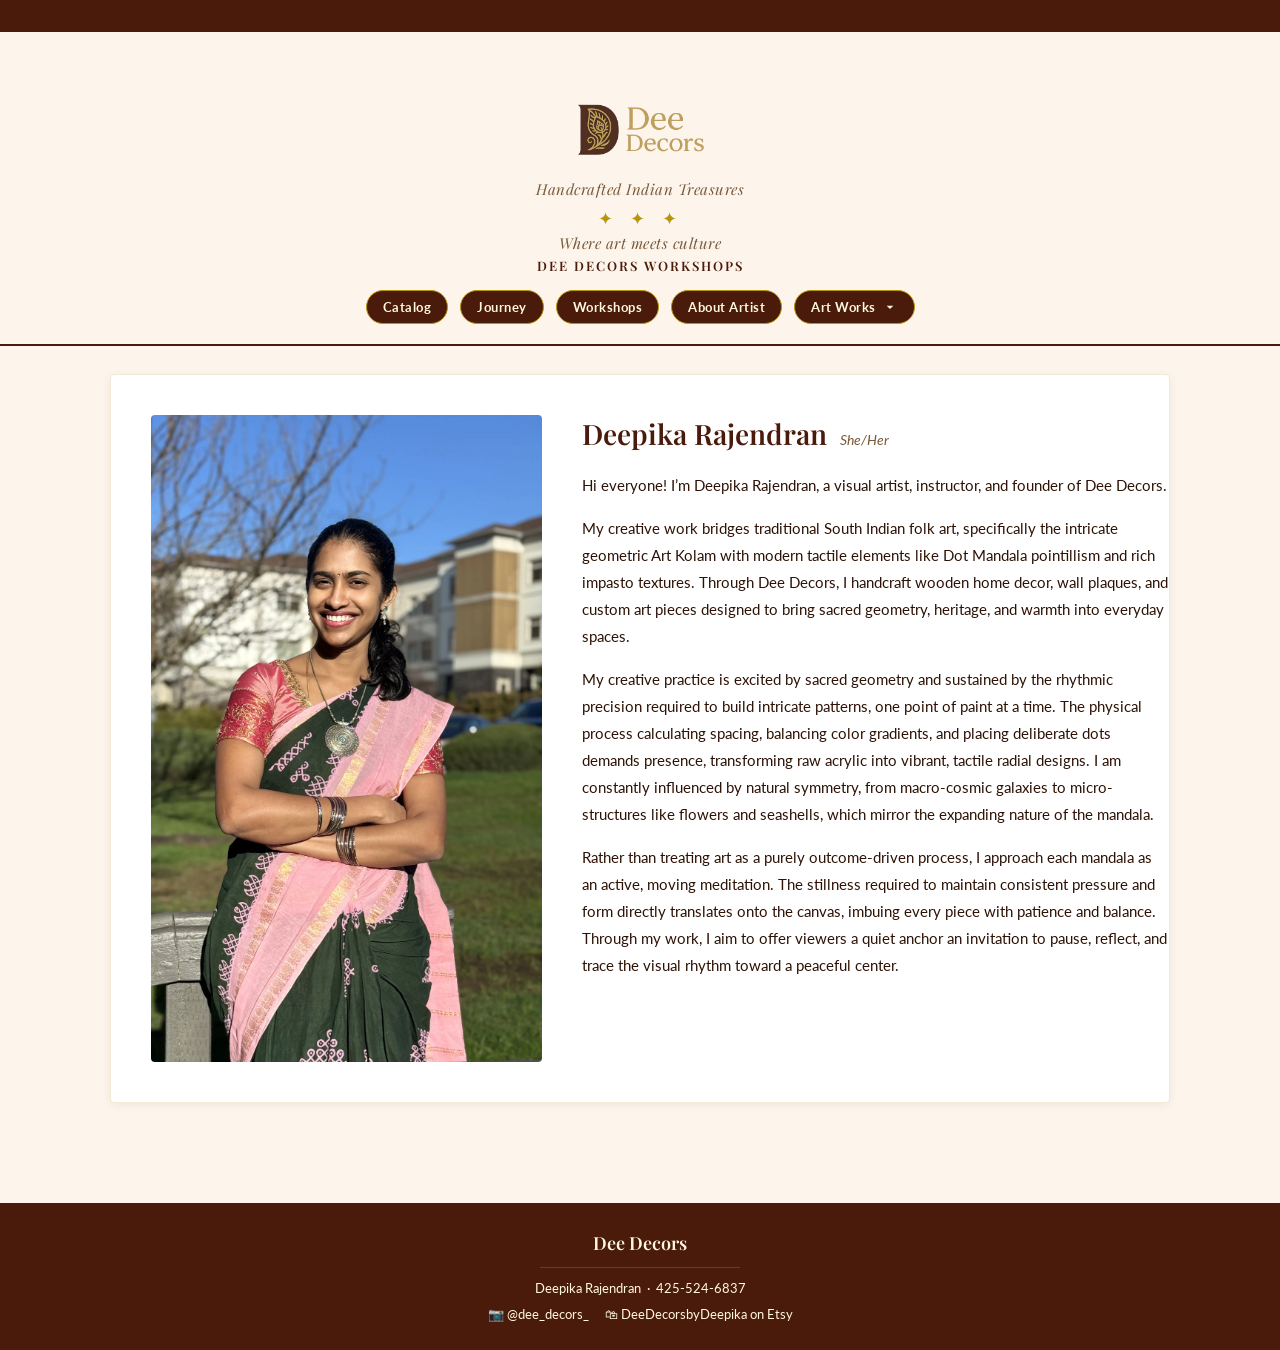
<file: about-artist.html>
<!doctype html>
<html lang="en">
  <head>
    <meta charset="UTF-8" />
    <meta name="viewport" content="width=device-width, initial-scale=1.0" />
    <title>About the Artist | Dee Decors</title>
    <link
      href="https://fonts.googleapis.com/css2?family=Playfair+Display:ital,wght@0,400;0,600;1,400&family=Lato:wght@300;400;700&display=swap"
      rel="stylesheet"
    />
    <style>
      /* ── PALETTE ─────────────────────────────── */
      :root {
        --brown: #4a1a0a;
        --gold: #b8960c;
        --gold2: #d4a826;
        --cream: #fdf5ec;
        --cream2: #f5e8d4;
        --red-accent: #8c2030;
        --text: #2d1205;
        --muted: #7a5a3a;
      }

      * {
        box-sizing: border-box;
        margin: 0;
        padding: 0;
      }
      body {
        font-family: "Lato", sans-serif;
        background-color: var(--cream);
        color: var(--text);
        min-height: 100vh;
      }

      /* ── KOLAM BORDER SVG ────────────────────── */
      .kolam-top {
        width: 100%;
        height: 32px;
        background:
          repeating-linear-gradient(
            90deg,
            var(--brown) 0,
            var(--brown) 2px,
            transparent 2px,
            transparent 28px
          ),
          linear-gradient(var(--brown), var(--brown));
        background-size:
          30px 2px,
          100% 2px;
        background-position:
          0 15px,
          0 0;
        border-top: 2px solid var(--brown);
        margin-bottom: 0;
        position: relative;
        overflow: hidden;
      }
      .kolam-top::before {
        content: "";
        position: absolute;
        inset: 0;
        background: repeating-linear-gradient(
          90deg,
          transparent 0 10px,
          var(--brown) 10px 12px,
          transparent 12px 22px,
          var(--brown) 22px 24px,
          transparent 24px 30px
        );
        top: 8px;
        height: 2px;
      }

      /* ── HEADER ──────────────────────────────── */
      header {
        background: var(--cream);
        border-bottom: 2px solid var(--brown);
        padding: 24px 20px 20px;
        text-align: center;
        position: relative;
      }
      .header-border {
        height: 6px;
        background: repeating-linear-gradient(
          90deg,
          var(--brown) 0 14px,
          var(--gold) 14px 20px,
          var(--brown) 20px 34px,
          transparent 34px 40px
        );
        margin-bottom: 20px;
      }
      header img.logo {
        height: 150px;
        margin-bottom: -30px;
      }
      header .tagline {
        font-family: "Playfair Display", serif;
        font-style: italic;
        color: var(--muted);
        font-size: 15px;
        margin-bottom: 4px;
        letter-spacing: 0.5px;
      }
      header .subtitle {
        font-family: "Playfair Display", serif;
        font-weight: 600;
        color: var(--brown);
        font-size: 13px;
        letter-spacing: 2px;
        text-transform: uppercase;
      }
      .header-ornament {
        color: var(--gold);
        font-size: 18px;
        margin: 8px 0 4px;
        letter-spacing: 6px;
      }

      /* ── TOP NAVIGATION ──────────────────────── */
      .top-nav {
        margin-top: 16px;
        display: flex;
        justify-content: center;
        gap: 12px;
        flex-wrap: wrap;
      }
      .top-nav a {
        text-decoration: none;
        color: #fff8e1;
        background: var(--brown);
        padding: 8px 16px;
        border-radius: 20px;
        border: 1px solid var(--gold);
        font-size: 13px;
        font-weight: 700;
        letter-spacing: 0.5px;
        transition: all 0.15s;
      }
      .top-nav a:hover {
        background: var(--red-accent);
        border-color: var(--gold2);
      }

      /* ── NAVIGATION BUTTONS ──────────────────── */
      .nav-button {
        text-decoration: none;
        color: #fff8e1;
        background: var(--brown);
        padding: 8px 16px;
        border-radius: 20px;
        border: 1px solid var(--gold);
        font-size: 13px;
        font-weight: 700;
        letter-spacing: 0.5px;
        cursor: pointer;
        transition: background 0.15s;
        font-family: "Lato", sans-serif;
        display: inline-flex;
        align-items: center;
        gap: 6px;
      }
      .nav-button:hover {
        background: var(--red-accent);
      }

      /* ── DROPDOWN CONTAINER ──────────────────– */
      .nav-dropdown-container {
        position: relative;
        display: inline-block;
      }

      /* Dropdown Menu */
      .nav-dropdown-menu {
        position: absolute;
        top: 100%;
        left: 0;
        background-color: var(--cream2);
        border: 1px solid var(--cream);
        border-radius: 4px;
        margin-top: 4px;
        min-width: 180px;
        opacity: 0;
        visibility: hidden;
        transform: translateY(-8px);
        transition:
          opacity 150ms ease-out,
          visibility 150ms ease-out,
          transform 150ms ease-out;
        z-index: 1000;
        box-shadow: 0 2px 8px rgba(74, 26, 10, 0.07);
      }

      .nav-dropdown-menu.open {
        opacity: 1;
        visibility: visible;
        transform: translateY(0);
      }

      /* Dropdown Items */
      .dropdown-item {
        display: block;
        padding: 12px 16px;
        color: var(--text);
        text-decoration: none;
        font-family: "Lato", sans-serif;
        font-size: 16px;
        transition: background-color 150ms ease-out;
        border-radius: 4px;
        margin: 4px;
      }

      .dropdown-item:hover {
        background-color: var(--gold2);
      }

      /* Dropdown Arrow Icon */
      .dropdown-arrow {
        transition: transform 150ms ease-out;
      }

      .nav-dropdown-container.active .dropdown-arrow {
        transform: rotate(180deg);
      }

      /* ── SECTION BADGE ──────────────────────── */
      .section-badge {
        display: inline-block;
        background: var(--red-accent);
        color: #fff8e1;
        font-family: "Playfair Display", serif;
        font-weight: 600;
        font-size: 13px;
        letter-spacing: 2px;
        text-transform: uppercase;
        padding: 6px 28px;
        border: 2px solid var(--gold);
        border-radius: 2px;
        position: relative;
        margin-bottom: 24px;
      }
      .section-badge::before,
      .section-badge::after {
        content: "✦";
        color: var(--gold);
        position: absolute;
        top: 50%;
        transform: translateY(-50%);
        font-size: 10px;
      }
      .section-badge::before {
        left: 8px;
      }
      .section-badge::after {
        right: 8px;
      }

      /* ── MAIN CONTENT ────────────────────────── */
      main {
        max-width: 1100px;
        margin: 0 auto;
        padding: 28px 20px 60px;
      }
      .section-header {
        text-align: center;
        margin-bottom: 24px;
      }
      .section-title {
        font-family: "Playfair Display", serif;
        color: var(--brown);
        font-size: 32px;
        margin-bottom: 8px;
      }
      .section-subtitle {
        color: var(--muted);
        font-size: 15px;
        margin-bottom: 24px;
      }

      /* ── WORKSHOP CARD ───────────────────────── */
      .card {
        background: #fff;
        border: 1px solid var(--cream2);
        border-radius: 4px;
        overflow: hidden;
        box-shadow: 0 2px 8px rgba(74, 26, 10, 0.07);
        margin-bottom: 24px;
        transition: all 0.2s ease;
        display: grid;
        grid-template-columns: 320px 1fr;
        gap: 24px;
      }
      .card:hover {
        transform: translateY(-2px);
        box-shadow: 0 8px 20px rgba(74, 26, 10, 0.12);
      }
      .card-top {
        height: 3px;
        background: linear-gradient(
          90deg,
          var(--brown),
          var(--gold),
          var(--brown)
        );
        grid-column: 1/-1;
      }
      .card-image {
        background: var(--cream2);
        min-height: 240px;
        display: flex;
        align-items: center;
        justify-content: center;
        color: var(--muted);
        font-size: 14px;
        font-weight: 500;
        text-align: center;
        padding: 20px;
      }
      .card-image img {
        width: 100%;
        height: 100%;
        object-fit: cover;
        display: block;
      }
      .card-content {
        padding: 20px;
      }
      .card h2 {
        font-family: "Playfair Display", serif;
        color: var(--brown);
        font-size: 22px;
        font-weight: 600;
        margin-bottom: 12px;
        line-height: 1.4;
      }
      .card p {
        font-size: 14px;
        color: var(--text);
        line-height: 1.6;
        margin-bottom: 12px;
      }
      .card p:last-of-type {
        margin-bottom: 16px;
      }

      /* ── BUTTONS ────────────────────────────── */
      .btn-primary {
        display: inline-block;
        text-align: center;
        padding: 10px 20px;
        background: var(--brown);
        color: #fff8e1;
        font-size: 12px;
        font-weight: 700;
        letter-spacing: 1px;
        text-transform: uppercase;
        text-decoration: none;
        border: 1.5px solid var(--brown);
        border-radius: 2px;
        cursor: pointer;
        transition: all 0.15s ease;
        font-family: "Lato", sans-serif;
      }
      .btn-primary:hover {
        background: var(--red-accent);
        border-color: var(--red-accent);
        transform: translateY(-1px);
      }

      /* ── UPCOMING SECTION ────────────────────── */
      .upcoming {
        background: #fff;
        border: 1px solid var(--cream2);
        border-radius: 4px;
        padding: 40px 30px;
        text-align: center;
        box-shadow: 0 2px 8px rgba(74, 26, 10, 0.07);
        margin-top: 24px;
      }
      .upcoming h2 {
        font-family: "Playfair Display", serif;
        color: var(--brown);
        font-size: 24px;
        font-weight: 600;
        margin-bottom: 12px;
      }
      .upcoming p {
        color: var(--muted);
        font-size: 14px;
        line-height: 1.6;
        margin-bottom: 12px;
      }
      .upcoming-top {
        height: 3px;
        background: linear-gradient(
          90deg,
          var(--brown),
          var(--gold),
          var(--brown)
        );
        margin-bottom: 30px;
      }

      /* ── ABOUT ARTIST SECTION ───────────────── */
      .about-artist-container {
        background: #fff;
        border: 1px solid var(--cream2);
        border-radius: 4px;
        padding: 40px;
        box-shadow: 0 2px 8px rgba(74, 26, 10, 0.07);
      }

      .artist-section {
        display: flex;
        gap: 40px;
        align-items: flex-start;
      }

      .artist-image {
        flex: 0 0 40%;
        background: var(--cream2);
        border-radius: 4px;
        overflow: hidden;
        display: flex;
        align-items: center;
        justify-content: center;
        min-height: 400px;
      }

      .artist-image img {
        width: 100%;
        height: 100%;
        object-fit: cover;
      }

      .artist-bio {
        flex: 0 0 60%;
      }

      .artist-name {
        font-family: "Playfair Display", serif;
        font-size: 28px;
        font-weight: 600;
        color: var(--brown);
        margin-bottom: 20px;
      }

      .artist-description {
        font-size: 15px;
        line-height: 1.8;
        color: var(--text);
        margin-bottom: 16px;
      }

      .artist-description p {
        margin-bottom: 16px;
      }

      /* ── FOOTER ──────────────────────────────── */
      footer {
        background: var(--brown);
        color: #fff8e1;
        text-align: center;
        padding: 28px 20px;
        font-size: 13px;
        margin-top: 40px;
      }
      footer a {
        color: #fff8e1;
        text-decoration: none;
        transition: color 0.15s;
      }
      footer a:hover {
        color: var(--gold);
      }
      .footer-name {
        font-family: "Playfair Display", serif;
        font-size: 18px;
        font-weight: 600;
        margin-bottom: 4px;
      }
      .footer-contact {
        margin: 8px 0;
        font-size: 13px;
      }
      .footer-links {
        display: flex;
        justify-content: center;
        gap: 16px;
        margin-top: 10px;
        flex-wrap: wrap;
      }
      footer .gold-line {
        height: 1px;
        background: var(--gold);
        opacity: 0.3;
        margin: 12px auto;
        max-width: 200px;
      }

      /* ── RESPONSIVE ──────────────────────────– */
      @media (max-width: 768px) {
        .card {
          grid-template-columns: 1fr;
        }
        .section-title {
          font-size: 24px;
        }
        .card h2 {
          font-size: 18px;
        }
        .artist-section {
          flex-direction: column;
          gap: 24px;
        }
        .artist-image, .artist-bio {
          flex: 1 1 100%;
        }
        .about-artist-container {
          padding: 20px;
        }
        .artist-name {
          font-size: 22px;
        }
        .artist-description {
          font-size: 14px;
        }
      }
          .artist-pronouns {
        font-family: "Lato", sans-serif;
        font-size: 0.5em;
        font-weight: 400;
        font-style: italic;
        color: var(--muted);
        margin-left: 6px;
        white-space: nowrap;
      }
    </style>
  </head>
  <body>
    <div class="kolam-top"></div>

    <header>
      <img
        class="logo"
        src="[data-uri]"
        alt="Dee Decors Logo"
        onerror="this.style.display = 'none'"
      />
      <p class="tagline">Handcrafted Indian Treasures</p>
      <div class="header-ornament">✦ ✦ ✦</div>
      <p class="tagline">Where art meets culture</p>
      <h1 class="subtitle">Dee Decors Workshops</h1>
      <div class="top-nav">
        <a href="./">Catalog</a>
        <a href="journey.html">Journey</a>
        <a href="workshops.html">Workshops</a>
        <a href="about-artist.html">About Artist</a>
        <div class="nav-dropdown-container">
          <button
            class="nav-button art-works-toggle"
            aria-label="Toggle Art Works menu"
          >
            Art Works
            <svg
              class="dropdown-arrow"
              viewBox="0 0 24 24"
              width="16"
              height="16"
            >
              <path d="M7 10l5 5 5-5z" fill="currentColor" />
            </svg>
          </button>

          <div class="nav-dropdown-menu" id="artWorksDropdown">
            <!-- <a href="traditional-arts.html" class="dropdown-item"
              >Traditional Arts</a
            >
            <a href="pointilism.html" class="dropdown-item">Pointilism</a> -->
            <a href="dot-mandala.html" class="dropdown-item">Dot Mandala</a>
          </div>
        </div>
      </div>
    </header>

    <main>
      <div class="about-artist-container">
        <div class="artist-section">
          <div class="artist-image">
            <img
              src="pics/deepikarajendran.webp"
              alt="Deepika Rajendran, Artist at Dee Decors"
            />
          </div>
          <div class="artist-bio">
            <h2 class="artist-name">
              Deepika Rajendran
              <span class="artist-pronouns">She/Her</span>
            </h2>
            <div class="artist-description">
              <p>
                Hi everyone! I’m Deepika Rajendran, a visual artist, instructor,
                and founder of Dee Decors.
              </p>
              <p>
                My creative work bridges traditional South Indian folk art,
                specifically the intricate geometric Art Kolam with modern
                tactile elements like Dot Mandala pointillism and rich impasto
                textures. Through Dee Decors, I handcraft wooden home decor,
                wall plaques, and custom art pieces designed to bring sacred
                geometry, heritage, and warmth into everyday spaces.
              </p>
              <p>
                My creative practice is excited by sacred geometry and sustained
                by the rhythmic precision required to build intricate patterns,
                one point of paint at a time. The physical process calculating
                spacing, balancing color gradients, and placing deliberate dots
                demands presence, transforming raw acrylic into vibrant, tactile
                radial designs. I am constantly influenced by natural symmetry,
                from macro-cosmic galaxies to micro-structures like flowers and
                seashells, which mirror the expanding nature of the mandala.
              </p>
              <p>
                Rather than treating art as a purely outcome-driven process, I
                approach each mandala as an active, moving meditation. The
                stillness required to maintain consistent pressure and form
                directly translates onto the canvas, imbuing every piece with
                patience and balance. Through my work, I aim to offer viewers a
                quiet anchor an invitation to pause, reflect, and trace the
                visual rhythm toward a peaceful center.
              </p>
            </div>
          </div>
        </div>
      </div>
    </main>

    <footer>
      <div class="footer-name">Dee Decors</div>
      <div class="gold-line"></div>
      <div class="footer-contact">
        Deepika Rajendran &nbsp;·&nbsp;
        <a href="tel:4255246837">425-524-6837</a>
      </div>
      <div class="footer-links">
        <a href="https://www.instagram.com/dee_decors_" target="_blank"
          >📷 @dee_decors_</a
        >
        <a href="https://www.etsy.com/shop/DeeDecorsbyDeepika" target="_blank"
          >🛍 DeeDecorsbyDeepika on Etsy</a
        >
      </div>
    </footer>
    <script src="js/navigation.js"></script>
  </body>
</html>
</file>
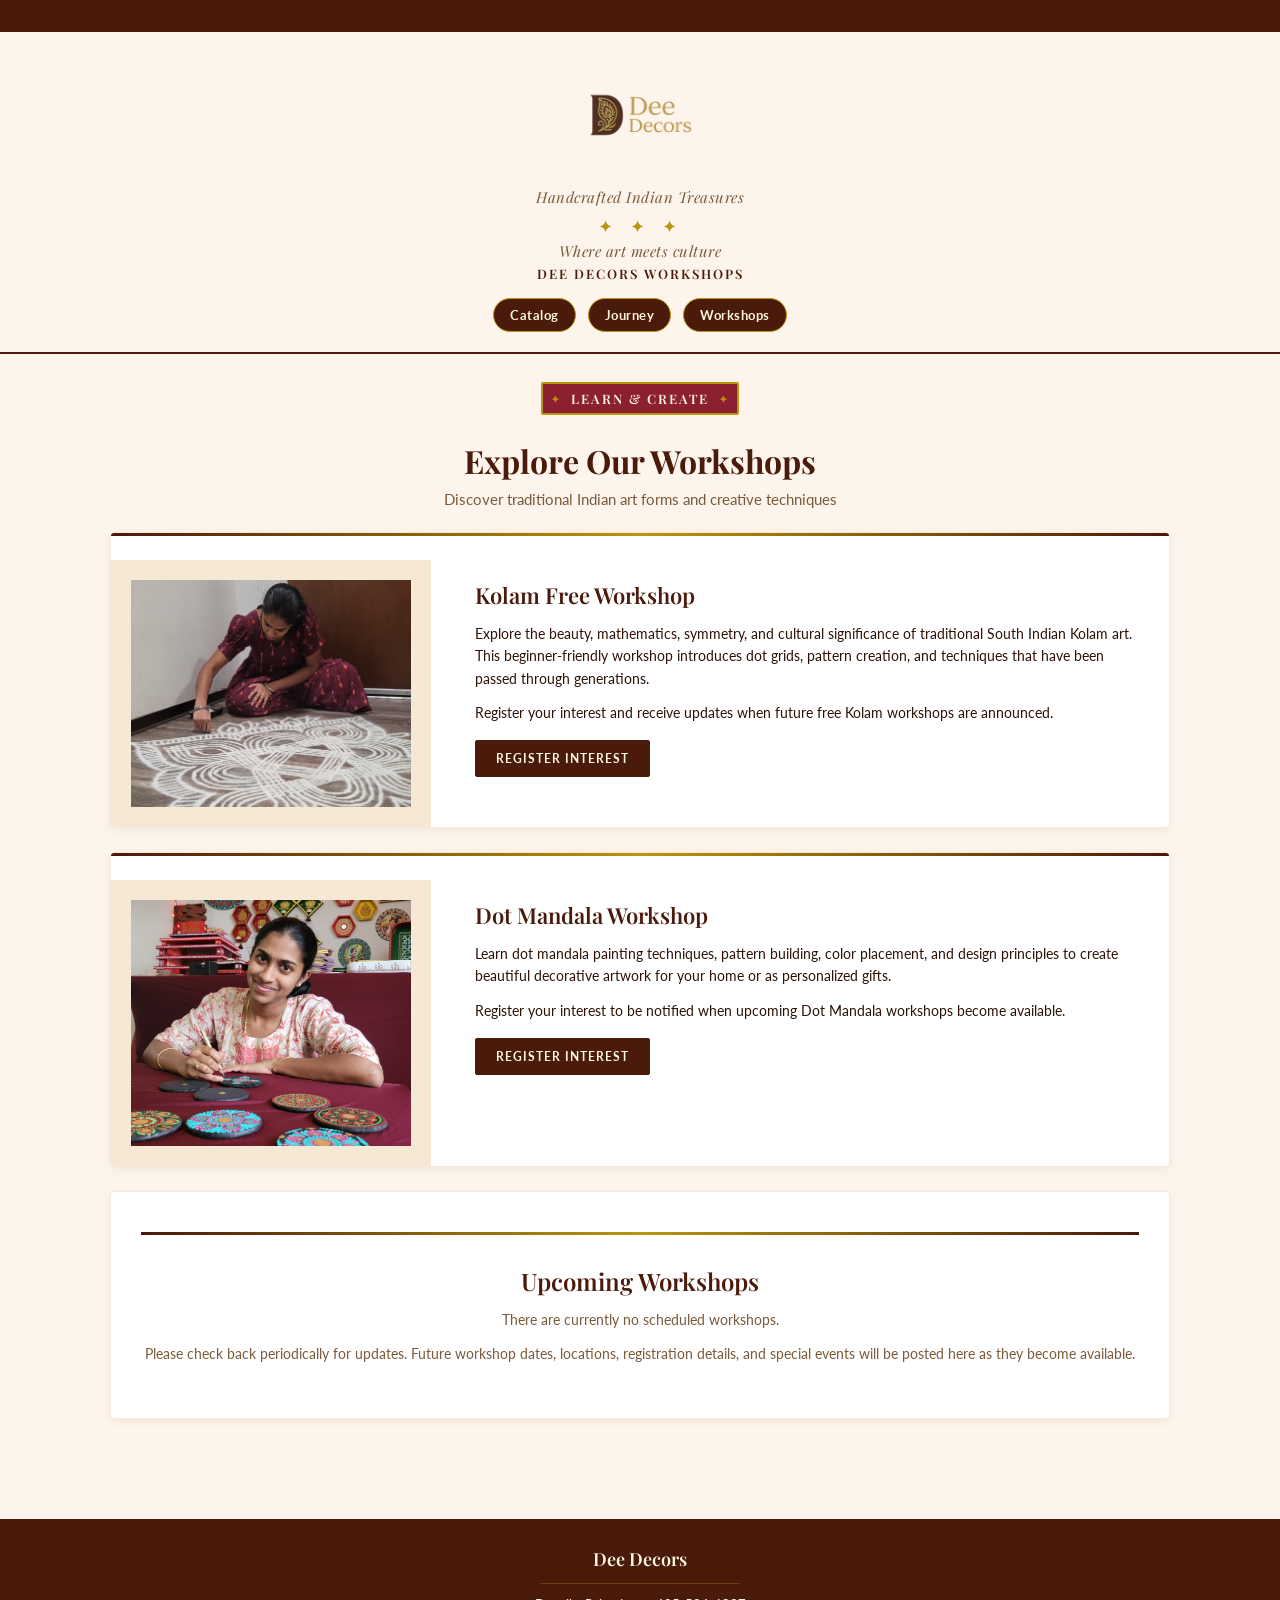
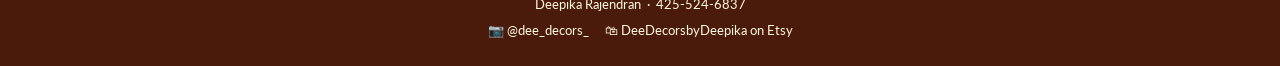
<file: dee_decors_workshops.html>
<!doctype html>
<html lang="en">
  <head>
    <meta charset="UTF-8" />
    <meta name="viewport" content="width=device-width, initial-scale=1.0" />
    <title>Dee Decors Workshops</title>
    <link
      href="https://fonts.googleapis.com/css2?family=Playfair+Display:ital,wght@0,400;0,600;1,400&family=Lato:wght@300;400;700&display=swap"
      rel="stylesheet"
    />
    <style>
      /* ── PALETTE ─────────────────────────────── */
      :root {
        --brown: #4a1a0a;
        --gold: #b8960c;
        --gold2: #d4a826;
        --cream: #fdf5ec;
        --cream2: #f5e8d4;
        --red-accent: #8c2030;
        --text: #2d1205;
        --muted: #7a5a3a;
      }

      * {
        box-sizing: border-box;
        margin: 0;
        padding: 0;
      }
      body {
        font-family: "Lato", sans-serif;
        background-color: var(--cream);
        color: var(--text);
        min-height: 100vh;
      }

      /* ── KOLAM BORDER SVG ────────────────────── */
      .kolam-top {
        width: 100%;
        height: 32px;
        background:
          repeating-linear-gradient(
            90deg,
            var(--brown) 0,
            var(--brown) 2px,
            transparent 2px,
            transparent 28px
          ),
          linear-gradient(var(--brown), var(--brown));
        background-size:
          30px 2px,
          100% 2px;
        background-position:
          0 15px,
          0 0;
        border-top: 2px solid var(--brown);
        margin-bottom: 0;
        position: relative;
        overflow: hidden;
      }
      .kolam-top::before {
        content: "";
        position: absolute;
        inset: 0;
        background: repeating-linear-gradient(
          90deg,
          transparent 0 10px,
          var(--brown) 10px 12px,
          transparent 12px 22px,
          var(--brown) 22px 24px,
          transparent 24px 30px
        );
        top: 8px;
        height: 2px;
      }

      /* ── HEADER ──────────────────────────────── */
      header {
        background: var(--cream);
        border-bottom: 2px solid var(--brown);
        padding: 24px 20px 20px;
        text-align: center;
        position: relative;
      }
      .header-border {
        height: 6px;
        background: repeating-linear-gradient(
          90deg,
          var(--brown) 0 14px,
          var(--gold) 14px 20px,
          var(--brown) 20px 34px,
          transparent 34px 40px
        );
        margin-bottom: 20px;
      }
      header img.logo {
        height: 120px;
        margin-bottom: 8px;
      }
      header .tagline {
        font-family: "Playfair Display", serif;
        font-style: italic;
        color: var(--muted);
        font-size: 15px;
        margin-bottom: 4px;
        letter-spacing: 0.5px;
      }
      header .subtitle {
        font-family: "Playfair Display", serif;
        font-weight: 600;
        color: var(--brown);
        font-size: 13px;
        letter-spacing: 2px;
        text-transform: uppercase;
      }
      .header-ornament {
        color: var(--gold);
        font-size: 18px;
        margin: 8px 0 4px;
        letter-spacing: 6px;
      }

      /* ── TOP NAVIGATION ──────────────────────── */
      .top-nav {
        margin-top: 16px;
        display: flex;
        justify-content: center;
        gap: 12px;
        flex-wrap: wrap;
      }
      .top-nav a {
        text-decoration: none;
        color: #fff8e1;
        background: var(--brown);
        padding: 8px 16px;
        border-radius: 20px;
        border: 1px solid var(--gold);
        font-size: 13px;
        font-weight: 700;
        letter-spacing: 0.5px;
        transition: all 0.15s;
      }
      .top-nav a:hover {
        background: var(--red-accent);
        border-color: var(--gold2);
      }

      /* ── SECTION BADGE ──────────────────────── */
      .section-badge {
        display: inline-block;
        background: var(--red-accent);
        color: #fff8e1;
        font-family: "Playfair Display", serif;
        font-weight: 600;
        font-size: 13px;
        letter-spacing: 2px;
        text-transform: uppercase;
        padding: 6px 28px;
        border: 2px solid var(--gold);
        border-radius: 2px;
        position: relative;
        margin-bottom: 24px;
      }
      .section-badge::before,
      .section-badge::after {
        content: "✦";
        color: var(--gold);
        position: absolute;
        top: 50%;
        transform: translateY(-50%);
        font-size: 10px;
      }
      .section-badge::before {
        left: 8px;
      }
      .section-badge::after {
        right: 8px;
      }

      /* ── MAIN CONTENT ────────────────────────── */
      main {
        max-width: 1100px;
        margin: 0 auto;
        padding: 28px 20px 60px;
      }
      .section-header {
        text-align: center;
        margin-bottom: 24px;
      }
      .section-title {
        font-family: "Playfair Display", serif;
        color: var(--brown);
        font-size: 32px;
        margin-bottom: 8px;
      }
      .section-subtitle {
        color: var(--muted);
        font-size: 15px;
        margin-bottom: 24px;
      }

      /* ── WORKSHOP CARD ───────────────────────── */
      .card {
        background: #fff;
        border: 1px solid var(--cream2);
        border-radius: 4px;
        overflow: hidden;
        box-shadow: 0 2px 8px rgba(74, 26, 10, 0.07);
        margin-bottom: 24px;
        transition: all 0.2s ease;
        display: grid;
        grid-template-columns: 320px 1fr;
        gap: 24px;
      }
      .card:hover {
        transform: translateY(-2px);
        box-shadow: 0 8px 20px rgba(74, 26, 10, 0.12);
      }
      .card-top {
        height: 3px;
        background: linear-gradient(
          90deg,
          var(--brown),
          var(--gold),
          var(--brown)
        );
        grid-column: 1/-1;
      }
      .card-image {
        background: var(--cream2);
        min-height: 240px;
        display: flex;
        align-items: center;
        justify-content: center;
        color: var(--muted);
        font-size: 14px;
        font-weight: 500;
        text-align: center;
        padding: 20px;
      }
      .card-image img {
        width: 100%;
        height: 100%;
        object-fit: cover;
        display: block;
      }
      .card-content {
        padding: 20px;
      }
      .card h2 {
        font-family: "Playfair Display", serif;
        color: var(--brown);
        font-size: 22px;
        font-weight: 600;
        margin-bottom: 12px;
        line-height: 1.4;
      }
      .card p {
        font-size: 14px;
        color: var(--text);
        line-height: 1.6;
        margin-bottom: 12px;
      }
      .card p:last-of-type {
        margin-bottom: 16px;
      }

      /* ── BUTTONS ────────────────────────────── */
      .btn-primary {
        display: inline-block;
        text-align: center;
        padding: 10px 20px;
        background: var(--brown);
        color: #fff8e1;
        font-size: 12px;
        font-weight: 700;
        letter-spacing: 1px;
        text-transform: uppercase;
        text-decoration: none;
        border: 1.5px solid var(--brown);
        border-radius: 2px;
        cursor: pointer;
        transition: all 0.15s ease;
        font-family: "Lato", sans-serif;
      }
      .btn-primary:hover {
        background: var(--red-accent);
        border-color: var(--red-accent);
        transform: translateY(-1px);
      }

      /* ── UPCOMING SECTION ────────────────────── */
      .upcoming {
        background: #fff;
        border: 1px solid var(--cream2);
        border-radius: 4px;
        padding: 40px 30px;
        text-align: center;
        box-shadow: 0 2px 8px rgba(74, 26, 10, 0.07);
        margin-top: 24px;
      }
      .upcoming h2 {
        font-family: "Playfair Display", serif;
        color: var(--brown);
        font-size: 24px;
        font-weight: 600;
        margin-bottom: 12px;
      }
      .upcoming p {
        color: var(--muted);
        font-size: 14px;
        line-height: 1.6;
        margin-bottom: 12px;
      }
      .upcoming-top {
        height: 3px;
        background: linear-gradient(
          90deg,
          var(--brown),
          var(--gold),
          var(--brown)
        );
        margin-bottom: 30px;
      }

      /* ── FOOTER ──────────────────────────────── */
      footer {
        background: var(--brown);
        color: #fff8e1;
        text-align: center;
        padding: 28px 20px;
        font-size: 13px;
        margin-top: 40px;
      }
      footer a {
        color: #fff8e1;
        text-decoration: none;
        transition: color 0.15s;
      }
      footer a:hover {
        color: var(--gold);
      }
      .footer-name {
        font-family: "Playfair Display", serif;
        font-size: 18px;
        font-weight: 600;
        margin-bottom: 4px;
      }
      .footer-contact {
        margin: 8px 0;
        font-size: 13px;
      }
      .footer-links {
        display: flex;
        justify-content: center;
        gap: 16px;
        margin-top: 10px;
        flex-wrap: wrap;
      }
      footer .gold-line {
        height: 1px;
        background: var(--gold);
        opacity: 0.3;
        margin: 12px auto;
        max-width: 200px;
      }

      /* ── RESPONSIVE ──────────────────────────– */
      @media (max-width: 768px) {
        .card {
          grid-template-columns: 1fr;
        }
        .section-title {
          font-size: 24px;
        }
        .card h2 {
          font-size: 18px;
        }
      }
    </style>
  </head>
  <body>
    <div class="kolam-top"></div>

    <header>
      <img
        class="logo"
        src="[data-uri]"
        alt="Dee Decors Logo"
        onerror="this.style.display = 'none'"
      />
      <p class="tagline">Handcrafted Indian Treasures</p>
      <div class="header-ornament">✦ ✦ ✦</div>
      <p class="tagline">Where art meets culture</p>
      <h1 class="subtitle">Dee Decors Workshops</h1>
      <div class="top-nav">
        <a href="dee_decors_catalog.html">Catalog</a>
        <a href="dee_decors_journey.html">Journey</a>
        <a href="dee_decors_workshops.html">Workshops</a>
      </div>
    </header>

    <main>
      <div class="section-header">
        <div class="section-badge">Learn & Create</div>
        <h2 class="section-title">Explore Our Workshops</h2>
        <p class="section-subtitle">
          Discover traditional Indian art forms and creative techniques
        </p>
      </div>

      <div class="card">
        <div class="card-top"></div>
        <div class="card-image">
          <img src="workshop/kolamdrawing.jpg" alt="Kolam Workshop" />
        </div>
        <div class="card-content">
          <h2>Kolam Free Workshop</h2>
          <p>
            Explore the beauty, mathematics, symmetry, and cultural significance
            of traditional South Indian Kolam art. This beginner-friendly
            workshop introduces dot grids, pattern creation, and techniques that
            have been passed through generations.
          </p>
          <p>
            Register your interest and receive updates when future free Kolam
            workshops are announced.
          </p>
          <a class="btn-primary" href="#">Register Interest</a>
        </div>
      </div>

      <div class="card">
        <div class="card-top"></div>
        <div class="card-image">
          <img src="workshop/mandaladrawing.jpg" alt="Dot Mandala Workshop" />
        </div>
        <div class="card-content">
          <h2>Dot Mandala Workshop</h2>
          <p>
            Learn dot mandala painting techniques, pattern building, color
            placement, and design principles to create beautiful decorative
            artwork for your home or as personalized gifts.
          </p>
          <p>
            Register your interest to be notified when upcoming Dot Mandala
            workshops become available.
          </p>
          <a class="btn-primary" href="#">Register Interest</a>
        </div>
      </div>

      <div class="upcoming">
        <div class="upcoming-top"></div>
        <h2>Upcoming Workshops</h2>
        <p>There are currently no scheduled workshops.</p>
        <p>
          Please check back periodically for updates. Future workshop dates,
          locations, registration details, and special events will be posted
          here as they become available.
        </p>
      </div>
    </main>

    <footer>
      <div class="footer-name">Dee Decors</div>
      <div class="gold-line"></div>
      <div class="footer-contact">
        Deepika Rajendran &nbsp;·&nbsp;
        <a href="tel:4255246837">425-524-6837</a>
      </div>
      <div class="footer-links">
        <a href="https://www.instagram.com/dee_decors_" target="_blank"
          >📷 @dee_decors_</a
        >
        <a href="https://www.etsy.com/shop/DeeDecorsbyDeepika" target="_blank"
          >🛍 DeeDecorsbyDeepika on Etsy</a
        >
      </div>
    </footer>
  </body>
</html>
</file>
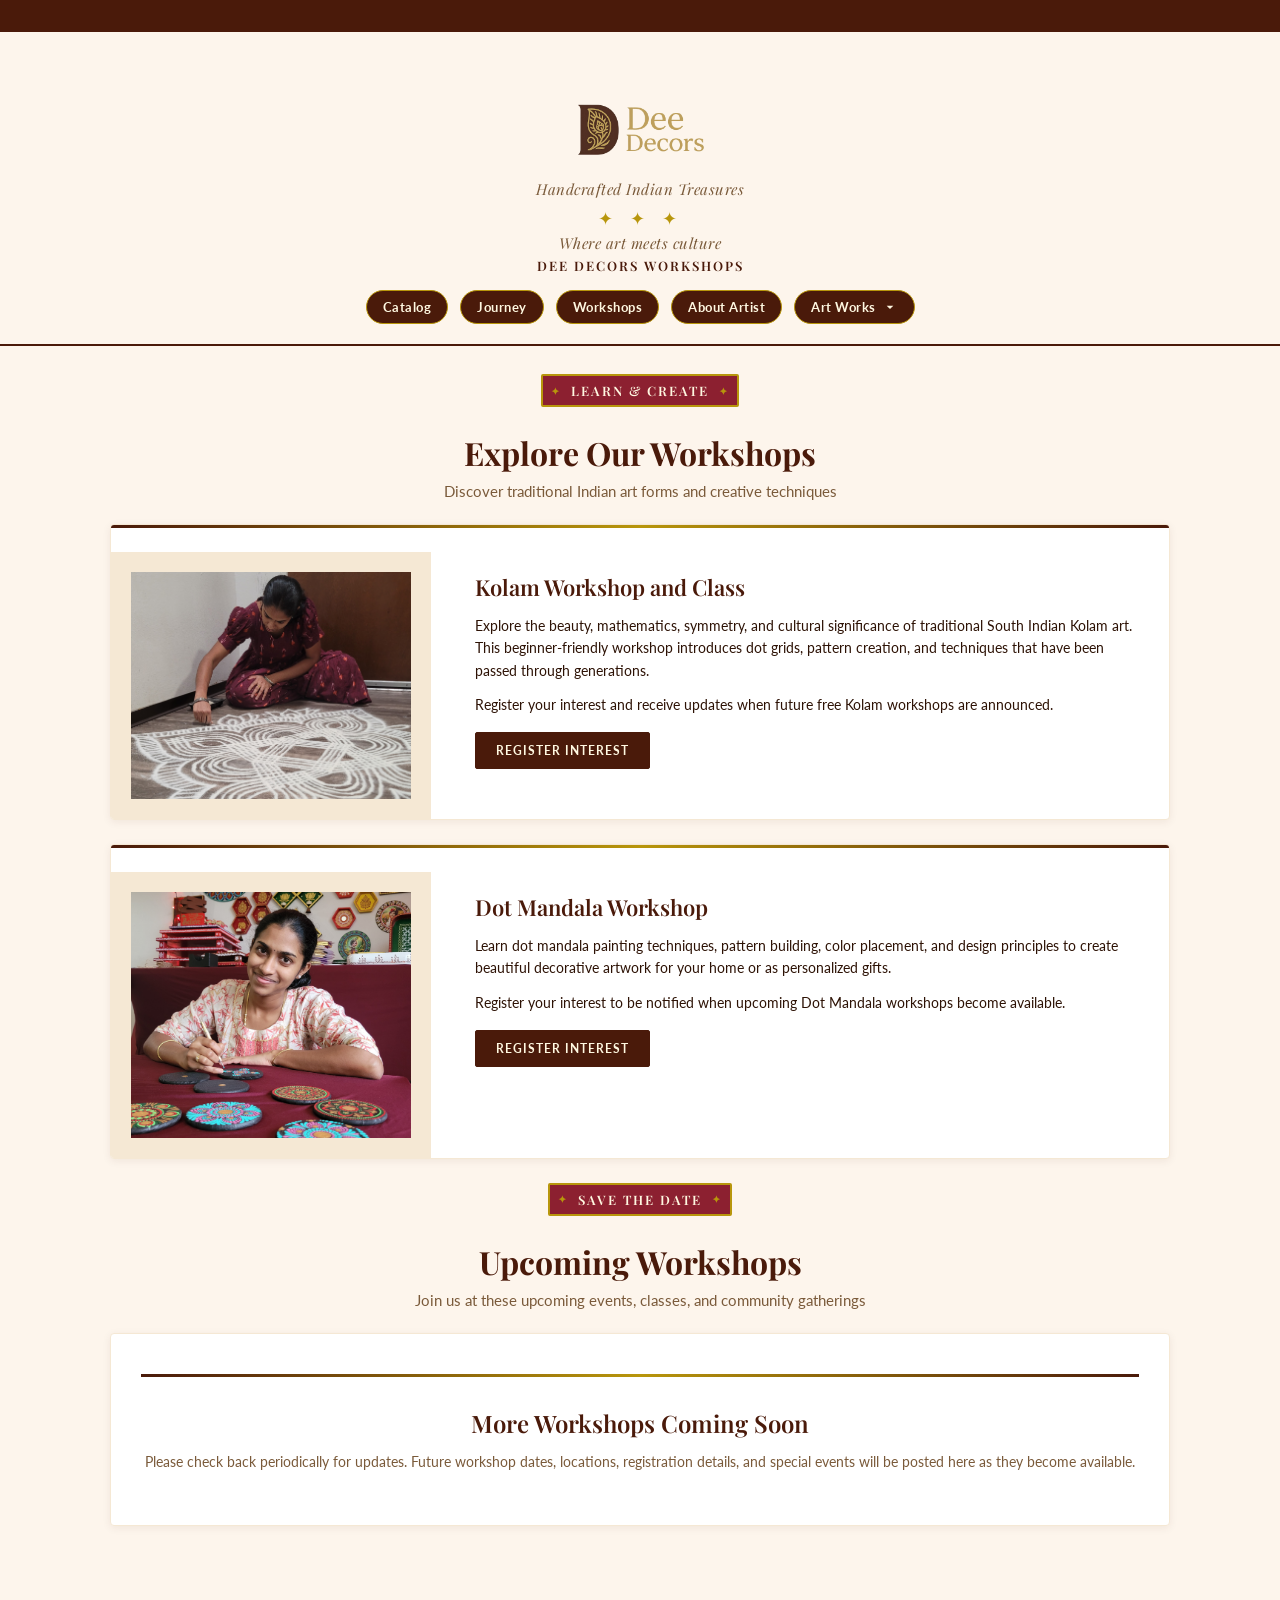
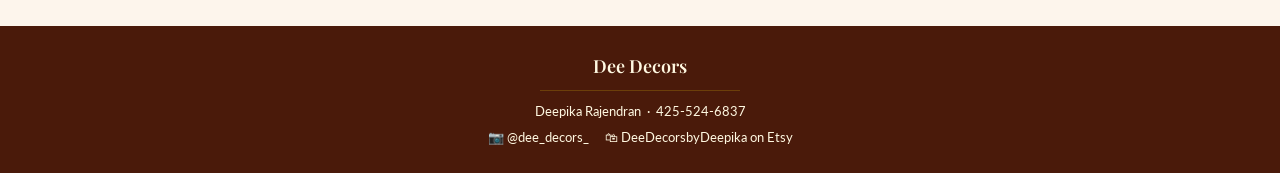
<file: workshops.html>
<!doctype html>
<html lang="en">
  <head>
    <meta charset="UTF-8" />
    <meta name="viewport" content="width=device-width, initial-scale=1.0" />
    <title>Dee Decors Workshops</title>
    <link
      href="https://fonts.googleapis.com/css2?family=Playfair+Display:ital,wght@0,400;0,600;1,400&family=Lato:wght@300;400;700&display=swap"
      rel="stylesheet"
    />
    <style>
      /* ── PALETTE ─────────────────────────────── */
      :root {
        --brown: #4a1a0a;
        --gold: #b8960c;
        --gold2: #d4a826;
        --cream: #fdf5ec;
        --cream2: #f5e8d4;
        --red-accent: #8c2030;
        --text: #2d1205;
        --muted: #7a5a3a;
      }

      * {
        box-sizing: border-box;
        margin: 0;
        padding: 0;
      }
      body {
        font-family: "Lato", sans-serif;
        background-color: var(--cream);
        color: var(--text);
        min-height: 100vh;
      }

      /* ── KOLAM BORDER SVG ────────────────────── */
      .kolam-top {
        width: 100%;
        height: 32px;
        background:
          repeating-linear-gradient(
            90deg,
            var(--brown) 0,
            var(--brown) 2px,
            transparent 2px,
            transparent 28px
          ),
          linear-gradient(var(--brown), var(--brown));
        background-size:
          30px 2px,
          100% 2px;
        background-position:
          0 15px,
          0 0;
        border-top: 2px solid var(--brown);
        margin-bottom: 0;
        position: relative;
        overflow: hidden;
      }
      .kolam-top::before {
        content: "";
        position: absolute;
        inset: 0;
        background: repeating-linear-gradient(
          90deg,
          transparent 0 10px,
          var(--brown) 10px 12px,
          transparent 12px 22px,
          var(--brown) 22px 24px,
          transparent 24px 30px
        );
        top: 8px;
        height: 2px;
      }

      /* ── HEADER ──────────────────────────────── */
      header {
        background: var(--cream);
        border-bottom: 2px solid var(--brown);
        padding: 24px 20px 20px;
        text-align: center;
        position: relative;
      }
      .header-border {
        height: 6px;
        background: repeating-linear-gradient(
          90deg,
          var(--brown) 0 14px,
          var(--gold) 14px 20px,
          var(--brown) 20px 34px,
          transparent 34px 40px
        );
        margin-bottom: 20px;
      }
      header img.logo {
        height: 150px;
        margin-bottom: -30px;
      }
      header .tagline {
        font-family: "Playfair Display", serif;
        font-style: italic;
        color: var(--muted);
        font-size: 15px;
        margin-bottom: 4px;
        letter-spacing: 0.5px;
      }
      header .subtitle {
        font-family: "Playfair Display", serif;
        font-weight: 600;
        color: var(--brown);
        font-size: 13px;
        letter-spacing: 2px;
        text-transform: uppercase;
      }
      .header-ornament {
        color: var(--gold);
        font-size: 18px;
        margin: 8px 0 4px;
        letter-spacing: 6px;
      }

      /* ── TOP NAVIGATION ──────────────────────── */
      .top-nav {
        margin-top: 16px;
        display: flex;
        justify-content: center;
        gap: 12px;
        flex-wrap: wrap;
      }
      .top-nav a {
        text-decoration: none;
        color: #fff8e1;
        background: var(--brown);
        padding: 8px 16px;
        border-radius: 20px;
        border: 1px solid var(--gold);
        font-size: 13px;
        font-weight: 700;
        letter-spacing: 0.5px;
        transition: all 0.15s;
      }
      .top-nav a:hover {
        background: var(--red-accent);
        border-color: var(--gold2);
      }

      /* ── NAVIGATION BUTTONS ──────────────────── */
      .nav-button {
        text-decoration: none;
        color: #fff8e1;
        background: var(--brown);
        padding: 8px 16px;
        border-radius: 20px;
        border: 1px solid var(--gold);
        font-size: 13px;
        font-weight: 700;
        letter-spacing: 0.5px;
        cursor: pointer;
        transition: background 0.15s;
        font-family: "Lato", sans-serif;
        display: inline-flex;
        align-items: center;
        gap: 6px;
      }
      .nav-button:hover {
        background: var(--red-accent);
      }

      /* ── DROPDOWN CONTAINER ──────────────────– */
      .nav-dropdown-container {
        position: relative;
        display: inline-block;
      }

      /* Dropdown Menu */
      .nav-dropdown-menu {
        position: absolute;
        top: 100%;
        left: 0;
        background-color: var(--cream2);
        border: 1px solid var(--cream);
        border-radius: 4px;
        margin-top: 4px;
        min-width: 180px;
        opacity: 0;
        visibility: hidden;
        transform: translateY(-8px);
        transition: opacity 150ms ease-out, 
                    visibility 150ms ease-out,
                    transform 150ms ease-out;
        z-index: 1000;
        box-shadow: 0 2px 8px rgba(74, 26, 10, 0.07);
      }

      .nav-dropdown-menu.open {
        opacity: 1;
        visibility: visible;
        transform: translateY(0);
      }

      /* Dropdown Items */
      .dropdown-item {
        display: block;
        padding: 12px 16px;
        color: var(--text);
        text-decoration: none;
        font-family: "Lato", sans-serif;
        font-size: 16px;
        transition: background-color 150ms ease-out;
        border-radius: 4px;
        margin: 4px;
      }

      .dropdown-item:hover {
        background-color: var(--gold2);
      }

      /* Dropdown Arrow Icon */
      .dropdown-arrow {
        transition: transform 150ms ease-out;
      }

      .nav-dropdown-container.active .dropdown-arrow {
        transform: rotate(180deg);
      }

      /* ── SECTION BADGE ──────────────────────── */
      .section-badge {
        display: inline-block;
        background: var(--red-accent);
        color: #fff8e1;
        font-family: "Playfair Display", serif;
        font-weight: 600;
        font-size: 13px;
        letter-spacing: 2px;
        text-transform: uppercase;
        padding: 6px 28px;
        border: 2px solid var(--gold);
        border-radius: 2px;
        position: relative;
        margin-bottom: 24px;
      }
      .section-badge::before,
      .section-badge::after {
        content: "✦";
        color: var(--gold);
        position: absolute;
        top: 50%;
        transform: translateY(-50%);
        font-size: 10px;
      }
      .section-badge::before {
        left: 8px;
      }
      .section-badge::after {
        right: 8px;
      }

      /* ── MAIN CONTENT ────────────────────────── */
      main {
        max-width: 1100px;
        margin: 0 auto;
        padding: 28px 20px 60px;
      }
      .section-header {
        text-align: center;
        margin-bottom: 24px;
      }
      .section-title {
        font-family: "Playfair Display", serif;
        color: var(--brown);
        font-size: 32px;
        margin-bottom: 8px;
      }
      .section-subtitle {
        color: var(--muted);
        font-size: 15px;
        margin-bottom: 24px;
      }

      /* ── WORKSHOP CARD ───────────────────────── */
      .card {
        background: #fff;
        border: 1px solid var(--cream2);
        border-radius: 4px;
        overflow: hidden;
        box-shadow: 0 2px 8px rgba(74, 26, 10, 0.07);
        margin-bottom: 24px;
        transition: all 0.2s ease;
        display: grid;
        grid-template-columns: 320px 1fr;
        gap: 24px;
      }
      .card:hover {
        transform: translateY(-2px);
        box-shadow: 0 8px 20px rgba(74, 26, 10, 0.12);
      }
      .card-top {
        height: 3px;
        background: linear-gradient(
          90deg,
          var(--brown),
          var(--gold),
          var(--brown)
        );
        grid-column: 1/-1;
      }
      .card-image {
        background: var(--cream2);
        min-height: 240px;
        display: flex;
        align-items: center;
        justify-content: center;
        color: var(--muted);
        font-size: 14px;
        font-weight: 500;
        text-align: center;
        padding: 20px;
      }
      .card-image img {
        width: 100%;
        height: 100%;
        object-fit: cover;
        display: block;
      }
      .card-content {
        padding: 20px;
      }
      .card h2 {
        font-family: "Playfair Display", serif;
        color: var(--brown);
        font-size: 22px;
        font-weight: 600;
        margin-bottom: 12px;
        line-height: 1.4;
      }
      .card p {
        font-size: 14px;
        color: var(--text);
        line-height: 1.6;
        margin-bottom: 12px;
      }
      .card p:last-of-type {
        margin-bottom: 16px;
      }

      /* ── BUTTONS ────────────────────────────── */
      .btn-primary {
        display: inline-block;
        text-align: center;
        padding: 10px 20px;
        background: var(--brown);
        color: #fff8e1;
        font-size: 12px;
        font-weight: 700;
        letter-spacing: 1px;
        text-transform: uppercase;
        text-decoration: none;
        border: 1.5px solid var(--brown);
        border-radius: 2px;
        cursor: pointer;
        transition: all 0.15s ease;
        font-family: "Lato", sans-serif;
      }
      .btn-primary:hover {
        background: var(--red-accent);
        border-color: var(--red-accent);
        transform: translateY(-1px);
      }

      /* ── UPCOMING SECTION ────────────────────── */
      .upcoming {
        background: #fff;
        border: 1px solid var(--cream2);
        border-radius: 4px;
        padding: 40px 30px;
        text-align: center;
        box-shadow: 0 2px 8px rgba(74, 26, 10, 0.07);
        margin-top: 24px;
      }
      .upcoming h2 {
        font-family: "Playfair Display", serif;
        color: var(--brown);
        font-size: 24px;
        font-weight: 600;
        margin-bottom: 12px;
      }
      .upcoming p {
        color: var(--muted);
        font-size: 14px;
        line-height: 1.6;
        margin-bottom: 12px;
      }
      .upcoming-top {
        height: 3px;
        background: linear-gradient(
          90deg,
          var(--brown),
          var(--gold),
          var(--brown)
        );
        margin-bottom: 30px;
      }

      /* ── FOOTER ──────────────────────────────── */
      footer {
        background: var(--brown);
        color: #fff8e1;
        text-align: center;
        padding: 28px 20px;
        font-size: 13px;
        margin-top: 40px;
      }
      footer a {
        color: #fff8e1;
        text-decoration: none;
        transition: color 0.15s;
      }
      footer a:hover {
        color: var(--gold);
      }
      .footer-name {
        font-family: "Playfair Display", serif;
        font-size: 18px;
        font-weight: 600;
        margin-bottom: 4px;
      }
      .footer-contact {
        margin: 8px 0;
        font-size: 13px;
      }
      .footer-links {
        display: flex;
        justify-content: center;
        gap: 16px;
        margin-top: 10px;
        flex-wrap: wrap;
      }
      footer .gold-line {
        height: 1px;
        background: var(--gold);
        opacity: 0.3;
        margin: 12px auto;
        max-width: 200px;
      }

      /* ── RESPONSIVE ──────────────────────────– */
      @media (max-width: 768px) {
        .card {
          grid-template-columns: 1fr;
        }
        .section-title {
          font-size: 24px;
        }
        .card h2 {
          font-size: 18px;
        }
      }
    </style>
  </head>
  <body>
    <div class="kolam-top"></div>

    <header>
      <img
        class="logo"
        src="[data-uri]"
        alt="Dee Decors Logo"
        onerror="this.style.display = 'none'"
      />
      <p class="tagline">Handcrafted Indian Treasures</p>
      <div class="header-ornament">✦ ✦ ✦</div>
      <p class="tagline">Where art meets culture</p>
      <h1 class="subtitle">Dee Decors Workshops</h1>
      <div class="top-nav">
        <a href="./">Catalog</a>
        <a href="journey.html">Journey</a>
        <a href="workshops.html">Workshops</a>
        <a href="about-artist.html">About Artist</a>
        <div class="nav-dropdown-container">
          <button class="nav-button art-works-toggle" aria-label="Toggle Art Works menu">
            Art Works
            <svg class="dropdown-arrow" viewBox="0 0 24 24" width="16" height="16">
              <path d="M7 10l5 5 5-5z" fill="currentColor"/>
            </svg>
          </button>
          
          <div class="nav-dropdown-menu" id="artWorksDropdown">
            <!-- <a href="traditional-arts.html" class="dropdown-item">Traditional Arts</a>
            <a href="pointilism.html" class="dropdown-item">Pointilism</a> -->
            <a href="dot-mandala.html" class="dropdown-item">Dot Mandala</a>
          </div>
        </div>
      </div>
    </header>

    <main>
      <div class="section-header">
        <div class="section-badge">Learn & Create</div>
        <h2 class="section-title">Explore Our Workshops</h2>
        <p class="section-subtitle">
          Discover traditional Indian art forms and creative techniques
        </p>
      </div>

      <div class="card">
        <div class="card-top"></div>
        <div class="card-image">
          <img src="workshop/kolamdrawing.jpg" alt="Kolam Workshop" />
        </div>
        <div class="card-content">
          <h2>Kolam Workshop and Class</h2>
          <p>
            Explore the beauty, mathematics, symmetry, and cultural significance
            of traditional South Indian Kolam art. This beginner-friendly
            workshop introduces dot grids, pattern creation, and techniques that
            have been passed through generations.
          </p>
          <p>
            Register your interest and receive updates when future free Kolam
            workshops are announced.
          </p>
          <a
            class="btn-primary"
            target="_blank"
            href="https://forms.gle/o5gYu8f9PyZev4ZL8"
            >Register Interest</a
          >
        </div>
      </div>

      <div class="card">
        <div class="card-top"></div>
        <div class="card-image">
          <img src="workshop/mandaladrawing.jpg" alt="Dot Mandala Workshop" />
        </div>
        <div class="card-content">
          <h2>Dot Mandala Workshop</h2>
          <p>
            Learn dot mandala painting techniques, pattern building, color
            placement, and design principles to create beautiful decorative
            artwork for your home or as personalized gifts.
          </p>
          <p>
            Register your interest to be notified when upcoming Dot Mandala
            workshops become available.
          </p>
          <a
            class="btn-primary"
            target="_blank"
            href="https://forms.gle/jQLmUwwxiaGxjqtA8"
            >Register Interest</a
          >
        </div>
      </div>

      <div class="section-header">
        <div class="section-badge">Save The Date</div>
        <h2 class="section-title">Upcoming Workshops</h2>
        <p class="section-subtitle">
          Join us at these upcoming events, classes, and community gatherings
        </p>
      </div>

      <!--<div class="card">
        <div class="card-top"></div>
        <div class="card-image">
          <img
            src="workshop/71226.png"
            alt="Free Kolam Workshop at Bothell Library"
          />
        </div>
        <div class="card-content">
          <h2>Free Kolam Workshop at Bothell Library</h2>
          <p><strong>July 12, 2026</strong></p>
          <p>
            Join us at the Bothell library for a relaxing and creative Kolam art
            workshop, open to all ages and skill levels. Kolam is a traditional
            South Indian floor art form made using simple lines and patterns,
            symbolizing positivity, mindfulness, and cultural heritage.
          </p>
          <p>
            In this free, hands-on session, participants will learn the basics
            of Kolam from understanding dot patterns to creating simple,
            beautiful designs. This workshop encourages patience, focus, and
            creativity, making it a calming and joyful experience in a shared
            community space.
          </p>
          <p>
            All materials will be provided. Just bring your curiosity and love
            for art. Come explore the beauty of Kolam, connect with tradition,
            and enjoy a peaceful artistic moment at your local library.
          </p>
          <a
            class="btn-primary"
            target="_blank"
            href=""
            >Register Now</a
          >
        </div>
      </div>

      <div class="card">
        <div class="card-top"></div>
        <div class="card-image">
          <img
            src="workshop/71526.png"
            alt="Co-Create Night at Luther's Table"
          />
        </div>
        <div class="card-content">
          <h2>Co-Create Night at Luther's Table</h2>
          <p><strong>July 15, 2026</strong></p>
          <p>
            Kolam is created using structured dot grids and flowing lines,
            symbolizing harmony, balance, and community well-being. While rooted
            in cultural tradition, it naturally translates into contemporary
            public art, interactive workshops, and collaborative community
            experiences. My practice blends heritage with modern presentation,
            making it accessible and engaging for participants of all ages and
            backgrounds.
          </p>
          <p><strong>Walk in, no registration required.</strong></p>
        </div>
      </div> -->

      <!-- <div class="card">
        <div class="card-top"></div>
        <div class="card-image">
          <img
            src="workshop/91326.webp"
            alt="Dot Mandala Workshop at AdaSocial Café, Redmond"
          />
        </div>
        <div class="card-content">
          <h2>Dot Mandala Workshop at AdaSocial Café, Redmond</h2>
          <p><strong>September 13, 2026</strong></p>
          <p>
            Join us for a fun &amp; creative in-person Dot Mandala Workshop!
            Whether you're a newbie or a pro, you'll love learning how to
            create stunning mandala art using dots. It's all about relaxing,
            expressing yourself, and making something beautiful with your own
            hands. Come hang out, meet fellow art lovers, and take home your
            own masterpiece. No experience needed—just bring your good vibes!
          </p>
          <a
            class="btn-primary"
            target="_blank"
            href=""
            >Event Link</a
          >
        </div>
      </div> -->

      <div class="upcoming">
        <div class="upcoming-top"></div>
        <h2>More Workshops Coming Soon</h2>
        <p>
          Please check back periodically for updates. Future workshop dates,
          locations, registration details, and special events will be posted
          here as they become available.
        </p>
      </div>
    </main>

    <footer>
      <div class="footer-name">Dee Decors</div>
      <div class="gold-line"></div>
      <div class="footer-contact">
        Deepika Rajendran &nbsp;·&nbsp;
        <a href="tel:4255246837">425-524-6837</a>
      </div>
      <div class="footer-links">
        <a href="https://www.instagram.com/dee_decors_" target="_blank"
          >📷 @dee_decors_</a
        >
        <a href="https://www.etsy.com/shop/DeeDecorsbyDeepika" target="_blank"
          >🛍 DeeDecorsbyDeepika on Etsy</a
        >
      </div>
    </footer>
    <script src="js/navigation.js"></script>
  </body>
</html>
</file>
